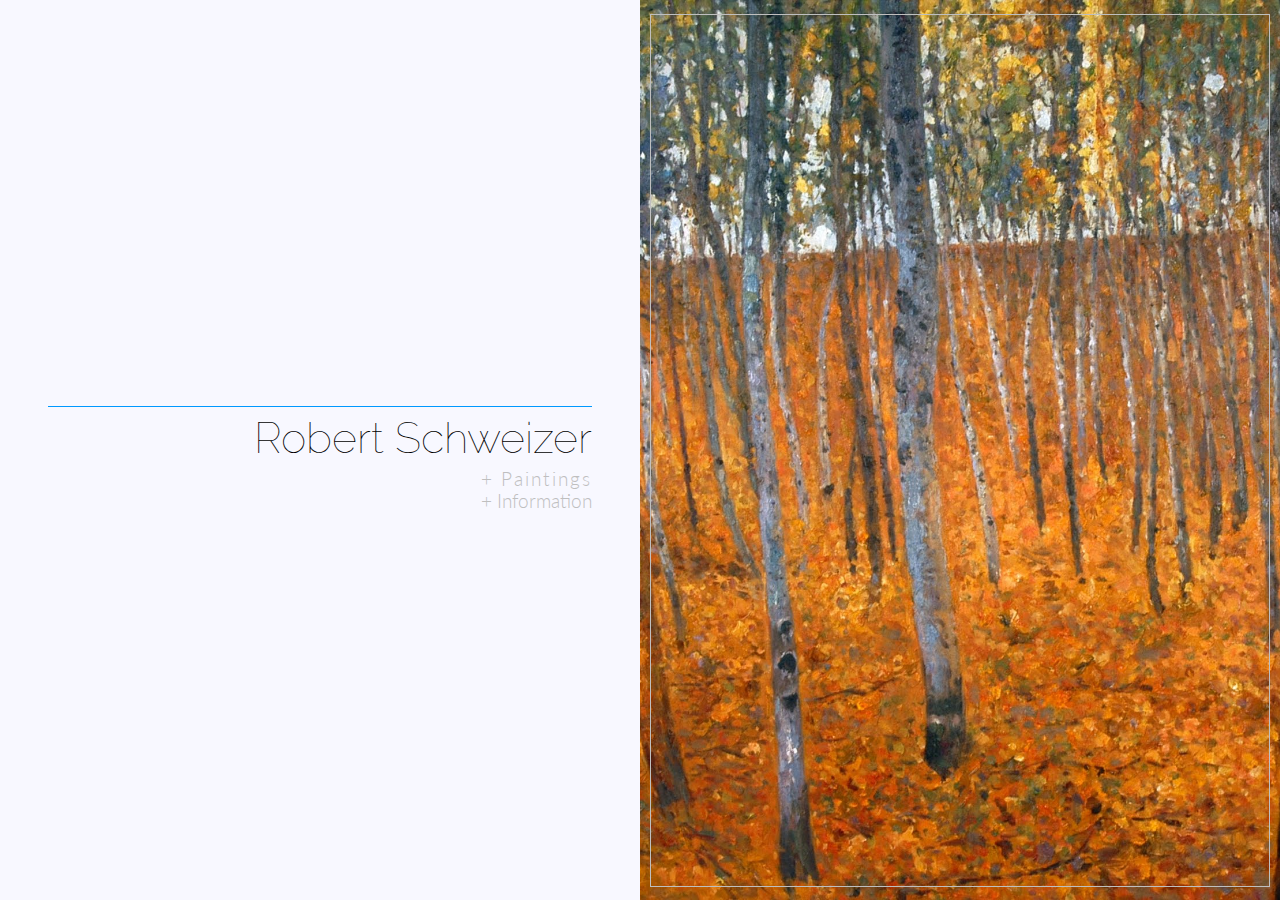
<file: index.html>
<!DOCTYPE html>
<html lang="en">
<head>
    <meta charset="utf-8">
    <link href='https://fonts.googleapis.com/css?family=Raleway:400,100,300,200,500' rel='stylesheet' type='text/css'>
    <link href='https://fonts.googleapis.com/css?family=Lato:400,300,100' rel='stylesheet' type='text/css'>
    <title>Robert Schweizer Art</title>
    <meta name="viewport" content="initial-scale=1.0">
    <meta http-equiv="Content-Type" content="text/html" charset="utf-8" />
    <meta name="google-site-verification" content="s9fJVMNXRMLzyglZxXqfC2m1Mr_7g_LbKTNJblvfR88" />
    <link rel="stylesheet" type="text/css" href="robertSchweizerArtResources/RSArtCSS.css">
</head>
<body>
    
    <div class="leftLanding">
      <div class="leftBorder">

        <div class="spacer">
        </div>

        <h2 class="pageTitle">
          <span class="robertTitle">Robert</span> Schweizer
        </h2>

        <nav class="nav">
            <h3 class="navWork">
                <span class="navWorkHeading">+ Paintings</span>
                <ul class="dropDown workDrop">
                    <li class='dropDownItem'>Marine</li>
                    <li class='dropDownItem'>Landscapes</li>
                    <li class='dropDownItem'>Portraits</li>
                    <li class='dropDownItem'>Figures & Still Lifes</li>
                    <li class='dropDownItem'>All</li>
                </ul>
            </h3>

            <h3 class="navAbout">
                <span class="navAboutHeading">+ Information</span>
                <ul class="dropDown aboutDrop">
                    <li class='dropDownItem'>Bio</li>
                    <li class='dropDownItem'>Contact</li>
                </ul>
            </h3>
        </nav>

      </div>
    </div>

    <div class="rightLanding">
        <div class="landingHero">
        </div>

        <div class="heroBorder">

        </div>

    </div>


<script type="text/javascript" src="robertSchweizerArtResources/RSArtJS.js"></script>
</body>
</html>
</file>
<file: robertSchweizerArtResources/RSArtCSS.css>
html {
	height: 100%;
	width: 100%;
	background-color: #f8f8ff;
}

body {
	height: 100%;
	width: 100%;
	margin: 0;
	display: flex;
}

/* 

//--------------------// 

Left side of page, including Title and Navigation Menu 

//--------------------// 

*/

.leftLanding {
	height: 100%;
	width: 50%;
	box-sizing: border-box;
	padding-right: 40px;
	padding-left: 40px;
	background-color: #f8f8ff;
	color: black;
	display: flex;
	flex-direction: column;
	align-items: flex-end;
	justify-content: center;
	text-align: center;
	transition: width .6s ease, padding-right .6s ease, padding-left .6s ease;
}

.leftLandingCollapsed {
	width: 20%;
	padding-left: 20px;
	padding-right: 20px;
}

.leftBorder {
	height: 97%;
	width: 97%;
	display: flex;
	flex-direction: column;
	align-self: center;
	align-items: flex-end;
	justify-content: flex-start;
	text-align: center;
	transition: padding-right .6s ease, padding-left .6s ease;
}

.spacer {
	width: 100%;
	height: 45%;
	border-bottom: 1px solid #0099ff;
	transition: all .6s ease;
}

.pageTitle {
	font-family: Raleway;
	font-weight: 100;
	font-size: 2.7em;
	margin-top: 5px;
	margin-bottom: 5px;
	text-align: end;
	transition: font-size .6s ease, margin .6s ease, letter-spacing .6s ease;
}

.pageTitleCollapsed {
	font-size: 1.7em;
	letter-spacing: initial;
	margin-right: 0;
}

.robertTitle {
	font-size: inherit;
	margin-left: inherit;
}

.robertTitleCollapsed {
	font-size: inherit;
	margin-left: inherit;
}

.nav {
	width: 100%;
	font-family: Lato;
	color: #BFBFBF;
}

.navWork {
	letter-spacing: 1.95px;
}

.navAbout span {
	text-align: left;
}

.nav h3 {
	margin: 0;
	font-weight: 300;
	text-align: end;
	transition: color .2s ease, text-align .4s ease;
}

.nav h3:hover {
	cursor: pointer;
	color: #7F7F7F;
	transition: color .4s ease;
}

.dropDown {
	display: flex;
	flex-direction: column;
	justify-content: flex-end;
	height: 0;
	font-family: Raleway;
	font-size: .7em;
	margin-top: -1px;
	margin-bottom: 1px;
	padding-left: 0;
    overflow-y: hidden;
    justify-content: space-around;
    opacity: 0;
	transition: height .4s ease, opacity .2s ease;
}

.workDropExpanded {
	height: 5.2rem;
	opacity: 1; 
	transition: opacity .2s ease, height .4s ease;
}

.aboutDropExpanded {
	height: 2.2rem;
	opacity: 1; 
	transition: opacity .15s ease, height .4s ease;
}

.dropDownItem {
	color: #BFBFBF;
	letter-spacing: 1.4px;
	justify-content: right;
	list-style: none;
	transition: color .4s ease;
}

.dropDownItem:hover {
    color: #0099ff;
    transition: color .1s ease;
}

.dropDownItemHighlight {
	color: #0099ff;
    transition: color .1s ease;
}

/* 

//--------------------// 

Right side of page, including all image and text content 

//--------------------// 

*/

.rightLanding {
	height: 100%;
	width: 50%;
	display: flex;
	justify-content: center;
    background-image: url("images/klimt.jpg");
    background-size: cover;
    background-position: center;
    transition: width .6s ease, -webkit-filter .6s ease;
}

.rightLandingExpanded {
	width: 80%;
}

.heroBorder {
	height: 97%;
	width: 97%;
	box-sizing: border-box;
	margin-bottom: 0px;
	display: flex;
	flex-wrap: wrap;
	flex-direction: column;
    align-self: center;
    justify-content: center;
    overflow: hidden;
	background-color: rgba(0, 0, 0, 0);
	border: 1px solid #BFBFBF;
	transition: background-color .4s ease .6s, height .4s ease, width .4s ease, border .4s ease .6s;
	z-index: 3;
}

.heroBorderDivExpanded {
	height: 100%;
	width: 100%;
	background-color: rgba(248, 248, 255, .8);
	border: none;
}

.heroBorderCenterAlign {
	justify-content: center;
}

.ringLoader {
	position: relative;
	width: 5%;
	bottom: calc(50% - 75px);
	z-index: 0;
}

.bioText {
	display: flex;
	flex-direction: column;
	width: 45%;
    height: 97%;
	box-sizing: border-box;
    margin-left: 20px;
    margin-right: 10px;
	border: 1px solid #BFBFBF;
    padding-right: 50px;
    padding-left: 50px;
    align-self: center;
    align-items: center;
    font-family: lato;
    font-weight: 300;
    font-size: 1.4em;
    text-align: justify;
    justify-content: center;
    overflow-y: scroll;
    color: #7F7F7F;
    background-color: #f8f8ff;
    opacity: 0;
    transition: opacity .5s ease;
}

.bioTextVisible {
    opacity: 1;
    transition: opacity .3s ease;
}

.bioText p {
	width: 100%;
	text-align: justify;
}

.bioText::-webkit-scrollbar {
	display: none;
}

.dropCap1 {
    float: left;
    font-size: 4em;
    line-height: 0.5;
    margin-top: 17px;
    margin-right: 6px;
    margin-left: -7px;
    /* margin: 0.205em 0.153em 0 0; */
    font-family: raleway;
    font-weight: 100;
    color: #0099ff;
}

.dropCap2 {
    float: left;
    font-size: 4em;
    line-height: 0.5;
    margin-top: 15px;
    margin-right: 4px;
    margin-left: -5px;
    /* margin: 0.205em 0.153em 0 0; */
    font-family: raleway;
    font-weight: 100;
    color: #0099ff;
}

.bioText hr {
	width: 100%;
    padding: 0;
    border: none;
    margin: -20px;
    margin-bottom: -10px;
    border-top: medium double #BFBFBF;
    color: #7F7F7F;
    text-align: center;
}

.bioText hr:after {
    display: inline-block;
    position: relative;
    top: -0.7em;
    font-size: 1em;
    padding: 0 0.22em;
    background: ghostwhite;
}

.bioPic {
	box-sizing: border-box;
    width: 100%;
    height: auto;
    align-self: center;
    opacity: 1;
    transition: opacity .8s ease;
}

.bioPicVisible {
	opacity: 1;
	transition: opacity .8s ease;
}

.bioImgBorderBox {
	display: flex;
	align-self: center;
	width: 45%;
	min-height: 97%;
	overflow: hidden;
	margin-right: 20px;
    margin-left: 10px;
	box-sizing: border-box;
	border: 1px solid #BFBFBF;
	justify-content: center;
    opacity: 0;
    transition: opacity .6s ease;
}

.bioImgBorderBoxVisible {
	opacity: 1;
	transition: opacity .6s ease;
}

.contentVisible {
	opacity: 1 !important;
	transition: opacity .8s ease !important;
}

.contentTransparent {
	opacity: 0 !important;
	transition: opacity .5s ease;
}

.contactText {
	display: flex;
	flex-direction: column;
	width: 50%;
    height: 97%;
	box-sizing: border-box;
    margin-left: 20px;
    margin-right: 10px;
	border: 1px solid #BFBFBF;
    padding-right: 50px;
    padding-left: 50px;
    align-self: center;
    align-items: center;
    font-family: lato;
    font-weight: 300;
    font-size: 1.4em;
    text-align: justify;
    justify-content: center;
    color: #7F7F7F;
    background-color: #f8f8ff;
    opacity: 0;
    transition: opacity .5s ease;
}

.fullSizedImgContainer {
	display: flex;
	position: relative;
    height: calc(100% - 90px);
    width: 95%;
    align-items: center;
    align-self: center;
    justify-content: center;
	background-blend-mode: color-dodge;
	overflow-y: hidden;
	z-index: 4;
	transition: opacity .5s ease, -webkit-filter .5s ease, background-color .5s ease;
}

.fullSizedImgContainerDarkened {
	background-color: transparent;
	-webkit-filter: brightness(50%);
	transition: background-color .5s ease, -webkit-filter .5s ease;
}

.fullSizedImgContainer:-webkit-full-screen {
	background-color: black;
}

.fullSizedImg {
	max-height: 100%;
	max-width: 100%;
	opacity: 0;
	filter: none;
	z-index: 1;
	transition: opacity .3s ease, width 1s ease, filter .3s ease;
}

.fullSizedImg:hover {
	cursor: zoom-in;
}

.fullSizedImg:-webkit-full-screen {
	cursor: zoom-out;
}

.fullSizedImgFiltered {
	filter: grayscale(100%) opacity(60%);
	transition: filter .3s ease;
}

.fullSizedImgSmall {
	max-height: 100%;
	max-width: 100%;
	opacity: 0;
	transition: opacity .3s ease, width 1s ease;
}

.infoDiv {
	display: flex;
	flex-direction: column;
	position: absolute;
	background: rgba(248, 248, 255, 0.8);
	color: #0099ff;
	font-family: raleway;
	justify-content: center;
	text-align: center;
	align-items: center;
	opacity: 0;
	z-index: 9;
	transition: height 0.3s ease, width 0.3s ease, opacity .3s ease;
}

.closeX {
	position: absolute;
	right: 6px;
	top: -1px;
}

.closeX:hover {
	cursor: pointer;
}

.galleryThumbnails {
	display: flex;
	flex-direction: row;
	align-self: flex-start;
	align-items: flex-start;
	height: 90px;
	width: 100%;
	box-sizing: border-box;
	margin-left: 8px;
	margin-right: 8px;
	justify-content: space-between;
	font-family: Lato;
	font-weight: 300;
	overflow-x: scroll;
	overflow-y: hidden;
	border: 1px solid transparent;
	transition: border .3s ease, opacity .5s ease, height .5s ease;
}

.galleryThumbnails:hover {

	transition: border .6s ease .3s;
}

.galleryThumbnails::-webkit-scrollbar {
	display: none;
}

.thumbnailContainer {
	position: relative;
	box-sizing: border-box;
	text-align: center;
	margin-bottom: -10px;
	flex-shrink: 0;
}

.thumbnailImg {
    margin-bottom: 5px;
    margin-right: 8px;
    flex-shrink: 0;
    opacity: .3;
    transition: border .3s ease-out, background .6s ease, opacity .5s ease;
}

.thumbnailImg:hover {
	background: rgba(127, 127, 127, .5);
    cursor: pointer;
    opacity: 1;
    transition: border .3s ease-in, background .6s ease, opacity .5s ease;
}

.galleryNavBox {
	display: flex;
	flex-shrink: 0;
	align-items: center;
	justify-content: space-between;
	width: 100%;
	height: 75px;
	padding-bottom: 1px;
	font-family: Raleway;
	font-weight: 300;
	font-size: 2.4em;
	transition: border-top .3s ease, border-bottom .3s ease, background-color .5s ease;
}

.galleryNavBoxDarkened {
	background-color: rgba(0, 0, 0, .75);
	cursor: ew-resize;
	transition: background-color .5s ease;
}

.galleryNavButtons > p {
	padding-bottom: 5%;
}

.galleryNavButtons {
	display: flex;
	cursor: pointer;
	align-items: center;
	align-self: flex-start;
	justify-content: center;
	box-sizing: border-box;
	color: #7f7f7f;
	background-color: rgba(0, 0, 0, 0);
	min-width: 75px;
	height: 75px;
	transition: color .5s ease, border .2s ease, background-color .5s ease;
}

.galleryNavLeft {
	display: flex;
	align-items: center;
	justify-content: center;
	border: 1px solid #7f7f7f;
	border-left: none;
	border-bottom: none;
	transition: background-color .5s ease, transform .2s ease;
}

.galleryNavRight {
	display: flex;
	align-items: center;
	justify-content: center;	
	border: 1px solid #7f7f7f;
	border-right: none;
	border-bottom: none;
	transition: background-color .5s ease, transform .2s ease;
}

.galleryNavLeft:hover {
	background-color: ghostwhite;
	transition: background-color .5s ease;
}

.galleryNavRight:hover {
	background-color: ghostwhite;
	transition: background-color .5s ease;
}

.galleryInfoButton {
	display: flex;
	align-items: center;
	justify-content: center;
    font-family: times new roman;
    font-style: italic;
    font-size: 1.7em;
    box-sizing: border-box;
    color: #7f7f7f;
    width: 50px;
    height: 50px;
    margin-right: auto;
    text-align: center;
    border-right: 1px solid transparent;
    border-bottom: 1px solid transparent;
    border-left: 0px;
	cursor: pointer;
    transition: background-color .5s ease, height .3s ease, color .3s ease, border-right .3s ease .3s, border-bottom .3s ease;
}

.galleryInfoButtonHover {
	cursor: pointer;
    border-right: 1px solid #7f7f7f;
    border-bottom: 1px solid #7f7f7f;
	transition: border-right .5s ease, border-bottom .5s ease, height .3s ease .3s;
}

.galleryWrapper {
    display: flex;
    flex-direction: column;
    align-items: center;
    justify-content: space-between;
    height: 100%;
    width: 100%;
    overflow: hidden;
    opacity: 0;
    z-index: 100;
    transition: opacity .4s ease, background-color .5s ease;
}

.gallerySpacer {
	display: flex;
	justify-content: space-between;
	flex-wrap: wrap;
	height: 75px;
	width: 100%;
	z-index: 999;
}

.fullScreenToggle { 
	display: flex;
	flex-shrink: 1;
	align-items: center;
	justify-content: center;
	height: 50px;
	width: 50px;
	margin-left: auto;
	border-left: 1px solid transparent;
	border-bottom: 1px solid transparent;
	box-sizing: border-box;
	background-color: rgba(0, 0, 0, 0);
	transition: background-color .3s ease, opacity .3s ease .3s, border-bottom .5s ease, border-left .5s ease .3s;
}

.fullScreenToggle:hover {
	cursor: pointer;
	border-left: 1px solid #7f7f7f;
	border-bottom: 1px solid #7f7f7f;
	transition: background-color .3s ease, border-bottom .5s ease, border-left .5s ease;
}

.fullScreenToggle img {
	transition: transform .2s ease;
}

.fullScreenToggle img:hover {
	transform: scale(1.2, 1.2);
	transition: transform .2s ease;
}

/* 

//--------------------// 

Basic CSS for mobile 

//--------------------// 

*/

@media screen and (min-width: 100px) and (max-width: 499px) {
	body {
		flex-direction: column;
	}

	.leftLanding {
		height: 20%;
		width: 100%;
		padding-left: 0;
		padding-right: 0;
		flex-direction: row;
		justify-content: center;
	}

	.leftLandingCollapsed {
		height: 10%;
	}

	.leftBorder {
		flex-direction: row;
		flex-wrap: wrap;
		padding-left: 0;
		padding-right: 0;
		align-items: center;
		justify-content: center;
	}

	.spacer {
		height: 12%;
	}

	.pageTitle {
		font-size: 10.9vw;
		padding-bottom: 20px;
		margin-right: 0;
		letter-spacing: 2px;
		transition: font-size 0s ease;
	}

	.pageTitleCollapsed {
		width: 100%;
		letter-spacing: 5.5px;
		padding-bottom: 5px;
		font-size: 8.2vw;
		text-align-last: justify;
	}

	.nav {
		position: fixed;
		width: 100%;
		height: 7%;
		background-color: ghostwhite;
		font-size: 1.3em;
		display: flex;
		bottom: 0;
		left: 0;
		padding: 5px;
		text-align: center;
		box-sizing: border-box;
		flex-direction: row;
		padding-left: 1.5%;
		padding-right: 1.5%;
		align-items: center;
		justify-content: space-between;
		transition: padding-left .3s ease, padding-right .3s ease;
		z-index: 9999;
	}

	.navWork {
		display: flex;
    	width: 120px;
    	margin-left: -6px !important;		
    	letter-spacing: initial;
		justify-content: flex-end;
		transition: width .3s ease;
	}

	.navAbout {
		display: flex;
		justify-content: flex-end;
	}

	.dropDown {
		position: fixed !important;
		top: 0 !important;
		left: 0 !important;
		height: 0%;
		width: 100%;
		align-items: center;
		text-align: center;
		background-color: ghostwhite;
		font-family: Raleway;
		font-size: 2.3em;
		font-weight: 100;
		transition: opacity .6s ease-in, height 0s ease .5s, font-size 0s ease .5s;
		z-index: 99999;
	}

	.workDropExpanded {
		height: 94%;
		opacity: 1;
		transition: opacity .2s ease;
	}

	.aboutDropExpanded {
		justify-content: space-around;
		height: 94%;
		font-size: 2.3em;
		opacity: 1;
		transition: opacity .2s ease;
	}

	.rightLanding {
		height: 73%;
		width: 100%;
	}

	.rightLandingExpanded {
		height: 83%;
	}

	.gallerySpacer {
		height: 40px;
	}

	.infoSpacer {
		display: flex;
		flex-direction: row;
		justify-content: space-between;
		align-items: center;
		height: 40px;
		font-size: .8em;
		padding-left: 10px;
		margin-left: calc(-100% + 60px);
	    width: calc(100% - 60px);
	}

	.infoSpacerExpanded {
		margin-left: 0%;
		background-color: rgba(248, 248, 255, .95);
		transition: margin-left 300ms ease, background-color ease;
	}
	
	.galleryInfoButton {
		height: 40px;
		width: 30px;
	}

	.galleryInfoButtonExpanded {
		background-color: rgba(248, 248, 255, .95);
	}

	.fullScreenToggle {
		height: 40px;
		width: 30px;
	}

	.fullScreenArrows {
		height: 20px;
		width: 20px;
	}

	.ringLoader {
		bottom: calc(50% - 60px);
		width: 10%;
	}

	.fullSizedImg {
		max-width: 100%;
		max-height: 100%;
	}

	.fullSizedImgContainer {
		width: 95%;
	}

	.galleryNavBox {
		height: 60px;
	}

	.galleryNavButtons {
		display: none;
	}

	.galleryThumbnails {
		height: 60px;
		border-left: none;
		border-right: none;
		margin-left: 0px;
		margin-right: 0px;
	}

	.thumbnailContainer {
		height: 60px;
		width: 60px;
		margin-right: 4px;
	}

	.thumbnailContainer:last-child {
		margin-right: 0px;
	}

	.thumbnailImg {
		height: 60px;
		width: 60px;
	    margin-right: 0px;
	    transition: border .3s ease-out, background .6s ease, opacity .5s ease;
	}

	.thumbnailImg:hover {
		opacity: .3;
	}

	.bioText {
		margin-left: 0;
		margin-right: 0;
		padding-left: 25px;
		padding-right: 25px;
		width: 102%;
		height: 83%;
		font-size: 5.2vmin;
	}

	.bioImgBorderBox {
		display: none;
	}
}

/*

//--------------------// 

Optimization for portrait mode

//--------------------// 

*/

@media screen and (max-height: 500px) {

	.spacer {
		height: 35%;
	}

	.bioText {
		justify-content: space-between;
		font-size: 4vmin !important;
    	width: 75%;
	}

	.bioImgBorderBox {
		display: none;
	}

	.dropCap1 {
		margin-top: 8px;
	}

	.fullSizedImgContainer {
    	margin-bottom: -40px;
    	margin-top: -30px;
    	height: 80%;
	}

	.fullSizedImg {
		height: 100%;
		width: auto;
	}

	.ringLoader {
		bottom: calc(50% - 60px);
		width: 10%;
	}
	
	.galleryNavBox {
		height: 60px;
	}

	.galleryNavButtons {
		display: none
	}

	.galleryThumbnails {
		height: 60px;
		border-left: none;
		border-right: none;
		margin-left: 0px;
		margin-right: 0px;
	}

	.thumbnailContainer {
		position: relative;
		box-sizing: border-box;
		text-align: center;
		height: 60px;
		width: 60px;
		margin-right: 4px;
		margin-bottom: -10px;
		flex-shrink: 0;
	}

	.thumbnailContainer:last-child {
		margin-right: 0px;
	}

	.thumbnailImg {
		height: 60px;
		width: 60px;
	    margin-bottom: 5px;
	    margin-right: 0px;
	    flex-shrink: 0;
	    opacity: .3;
	    transition: border .3s ease-out, background .6s ease, opacity .5s ease;
	}

	.thumbnailImg:hover {
		opacity: .3;
	}
}

/*

//--------------------// 

Refinements for mobile width ranges 

//--------------------// 


*/

@media screen and (min-width: 300px) and (max-width: 349px) {

	.pageTitle {
		padding-bottom: 20px;
	}

	.pageTitleCollapsed {
		letter-spacing: 3px;
		font-size: 10vw;
		margin-bottom: -10px;
	}

	.nav {
		font-size: 1.1em;
	}

	.navWork {
		width: 100px;
	}

	.aboutDropExpanded {
		font-size: 3.7em !important;
	}

	.dropDown {
		font-size: 2.6em;
	}

	.infoSpacer {
		display: flex;
		padding-left: 10px;
	    width: calc(100% - 60px);
	}

	.galleryThumbnails:hover {
	    border-top: 1px solid #bfbfbf;
	    border-left: none;
	    border-right: none;
	}

	.bioText {
		padding-left: 25px;
		padding-right: 25px;
		font-size: 5.2vmin;
	}
}

@media screen and (min-width: 350px) and (max-width: 399px) {

	.pageTitle {
		font-size: 10.9vw;
		padding-bottom: 15px;
	}

	.pageTitleCollapsed {
		letter-spacing: 3px;
		font-size: 10vw;
		margin-bottom: -10px;
	}

	.dropDown {
		font-size: 2.6em;
	}

	.aboutDropExpanded {
		font-size: 4em !important;
	}

	.thumbnailContainer {
		margin-bottom: -10px;
	}

	.bioText {
		padding-left: 30px;
		padding-right: 30px;
		font-size: 2.7vmax;
	}
}

@media screen and (min-width: 400px) and (max-width: 449px) {

	.pageTitle {
		font-size: 11.3vw;
		padding-bottom: 20px;
		margin-right: 0px;
	}

	.pageTitleCollapsed {
		letter-spacing: 6px;
		padding-bottom: 5px;
		font-size: 9.2vw;
	}

	.dropDown {
		font-size: 2.7em;
	}

	.aboutDropExpanded {
		font-size: 3.8em;
	}

	.infoSpacer {
		margin-left: calc(-100% + 60px);
	    width: calc(100% - 60px);
	}

	.galleryInfoButton {
		width: 30px;
	}

	.fullScreenToggle {
		width: 30px;
	}

	.galleryNavBox {
		height: 60px;
	}

	.galleryThumbnails {
		height: 60px;
	}

	.thumbnailContainer {
		height: 60px;
		width: 60px;
	}

	.thumbnailImg {
		height: 60px;
		width: 60px;
	}

	.bioText {
		padding-left: 35px;
		padding-right: 35px;
		font-size: 2.9vmax;
	}
}

@media screen and (min-width: 450px) and (max-width: 499px) {

	.pageTitle {
		font-size: 11.3vw;
		padding-bottom: 10px;
		margin-top: 2px;
		transition: font-size 0s ease;
	}

	.pageTitleCollapsed {
		font-size: 9.7vw;
		padding-bottom: 5px;
		letter-spacing: 5px;
	}

	.heroBorderDivExpanded {
		border: none;
	}

	.dropDown {
		font-size: 2.8em;
	}

	.aboutDropExpanded {
		font-size: 4em;
	}

	.infoSpacer {
		height: 40px;
		margin-left: calc(-100% + 80px);
	    width: calc(100% - 80px);
	}

	.galleryInfoButton {
		height: 40px;
		width: 40px;
	}

	.fullScreenToggle {
		height: 40px;
		width: 40px;
	}

	.ringLoader {
		bottom: calc(50% - 65px);
	}

	.galleryNavBox {
		height: 65px;
	}

	.galleryThumbnails {
		height: 65px;
	}

	.thumbnailContainer {
		height: 65px;
		width: 65px;
	}

	.thumbnailImg {
		height: 65px;
		width: 65px;
	}

	.bioText {		
    	font-size: 3vmax;
	}
}

/*

//--------------------// 

Refinements for tablets and laptops/desktops

//--------------------// 


*/

@media screen and (min-width: 500px) and (max-width: 649px) {
	.leftLandingCollapsed {
		padding-left: 10px;
		padding-right: 10px;
	}

	.pageTitle {
		font-size: 4.1vw;
		margin-right: 0px;
	}

	.pageTitleCollapsed {
		font-size: 3.5vw;
		margin-right: 0px;
	}

	.nav {
		font-size: .7em;
	}

	.navWork {
		letter-spacing: 1.36px;
	}

	.workDropExpanded {
		height: 75px;
		margin-top: 1px;
	}

	.aboutDropExpanded {
		height: 25px;
		margin-top: 2px;
	}

	.galleryNavButtons {
		min-width: 45px;
	}

	.bioText {
		width: 85%;
		font-size: 1.35em;
		padding-left: 20px;
		padding-right: 20px;
	}

	.bioImgBorderBox {
		display: none;
	}
}

@media screen and (min-width: 650px) and (max-width: 749px) {
	.pageTitle {
		font-size: 4.64vw;
		margin-right: 0px;
	}

	.pageTitleCollapsed {
		font-size: 3.6vw;
	}

	.leftLandingCollapsed {
		padding-left: 10px;
		padding-right: 10px;
	}

	.nav {
		font-size: .8em;
	}

	.navWork {
		letter-spacing: 1.60px !important;
	}

	.dropDown {
		font-size: .7em;
	}

	.workDropExpanded {
		height: 70px !important;
		margin-top: 2px;
	}

	.aboutDropExpanded {
		height: 25px !important;
		margin-top: 1px;
	}

	.bioText {
		font-size: 2.75vmin;
		justify-content: space-between;
		padding-left: 20px;
		padding-right: 20px;
	}
}

@media screen and (min-width: 750px) and (max-width: 849px) {
	.pageTitle {
		font-size: 3.9vw;
		letter-spacing: 3.5px;
	}

	.pageTitleCollapsed {
		font-size: 3.4vw;
		letter-spacing: initial;
	}

	.leftLandingCollapsed {
		padding-right: 15px;
		padding-left: 15px;
	}

	.nav {
		font-size: .9em !important;
	}

	.navWork {
		letter-spacing: 1.75px !important;
	}
	
	.dropDown {
		font-size: .6em !important;
	}

	.workDropExpanded {
		height: 70px;
		margin-top: 2px;
		transition: height .3s ease;
	}

	.aboutDropExpanded {
		height: 27px !important;
		margin-top: 1px;
		transition: height .3s ease;
	}

	.bioText {
		font-size: 2.6vmin;
		justify-content: space-between;
		padding-left: 20px;
		padding-right: 20px;
	}
}

@media screen and (min-width: 850px) and (max-width: 1015px) {
	.pageTitle {
		font-size: 4vw;
		letter-spacing: 4px;
		margin-right: 0px;
	}

	.pageTitleCollapsed {
		font-size: 3.4vw;
		letter-spacing: initial;
	}

	.nav {
		font-size: 1em;
	}

	.navWork {
		letter-spacing: 1.95px;
	}

	.dropDown {
		font-size: .6em;
	}

	.workDropExpanded {
		height: 80px;
		margin-top: 2px;
		opacity: 1; 
		transition: opacity .2s ease, height .4s ease;
	}

	.aboutDropExpanded {
		height: 25px;
		margin-top: 1px;
		opacity: 1; 
		transition: opacity .15s ease, height .4s ease;
	}

	.bioText {
		font-size: 1.2em;
		padding-left: 30px;
		padding-right: 30px;
	}
}

@media screen and (min-width: 1016px) {
	.bioText {
		font-size: 2.6vh;
		justify-content: space-between;
		padding-top: 30px;
		padding-bottom: 30px;
	}

	.dropDown {
		margin-top: 2px;
		margin-bottom: -2px;
	}
}
</file>
